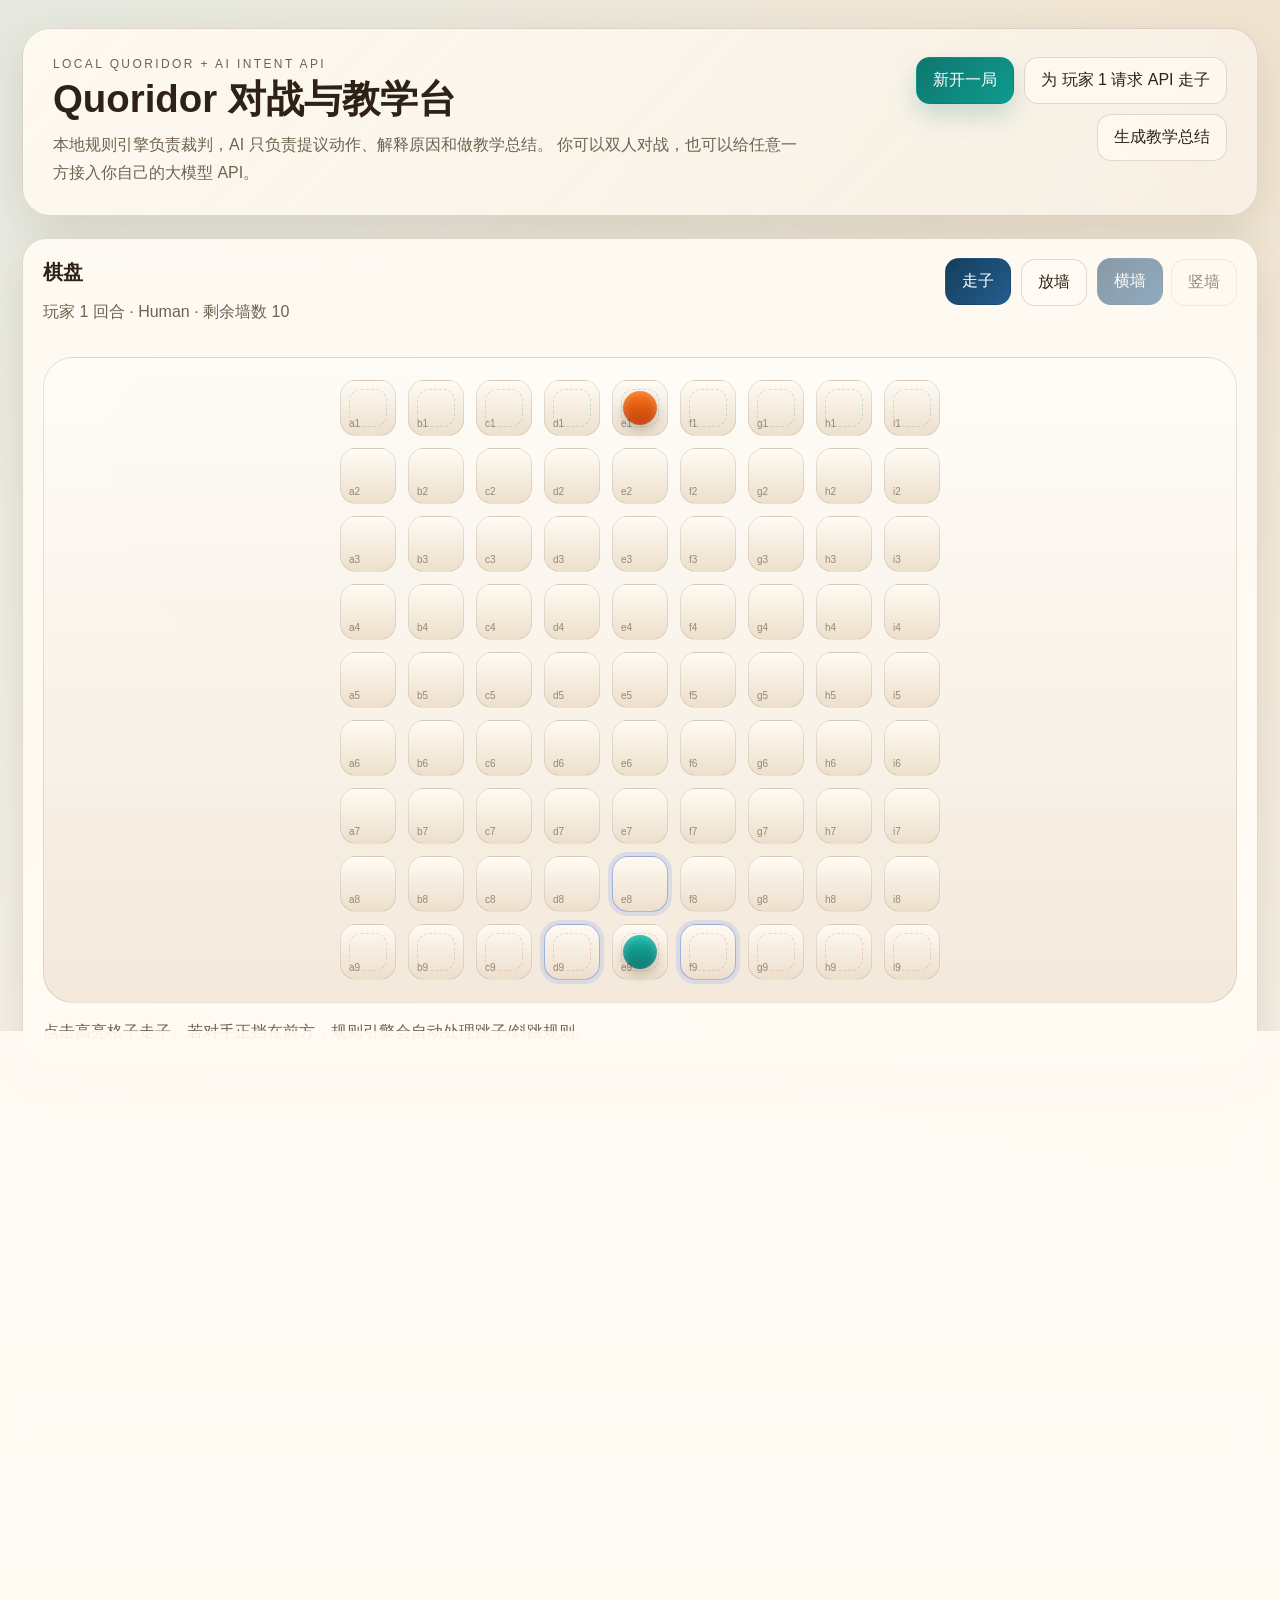
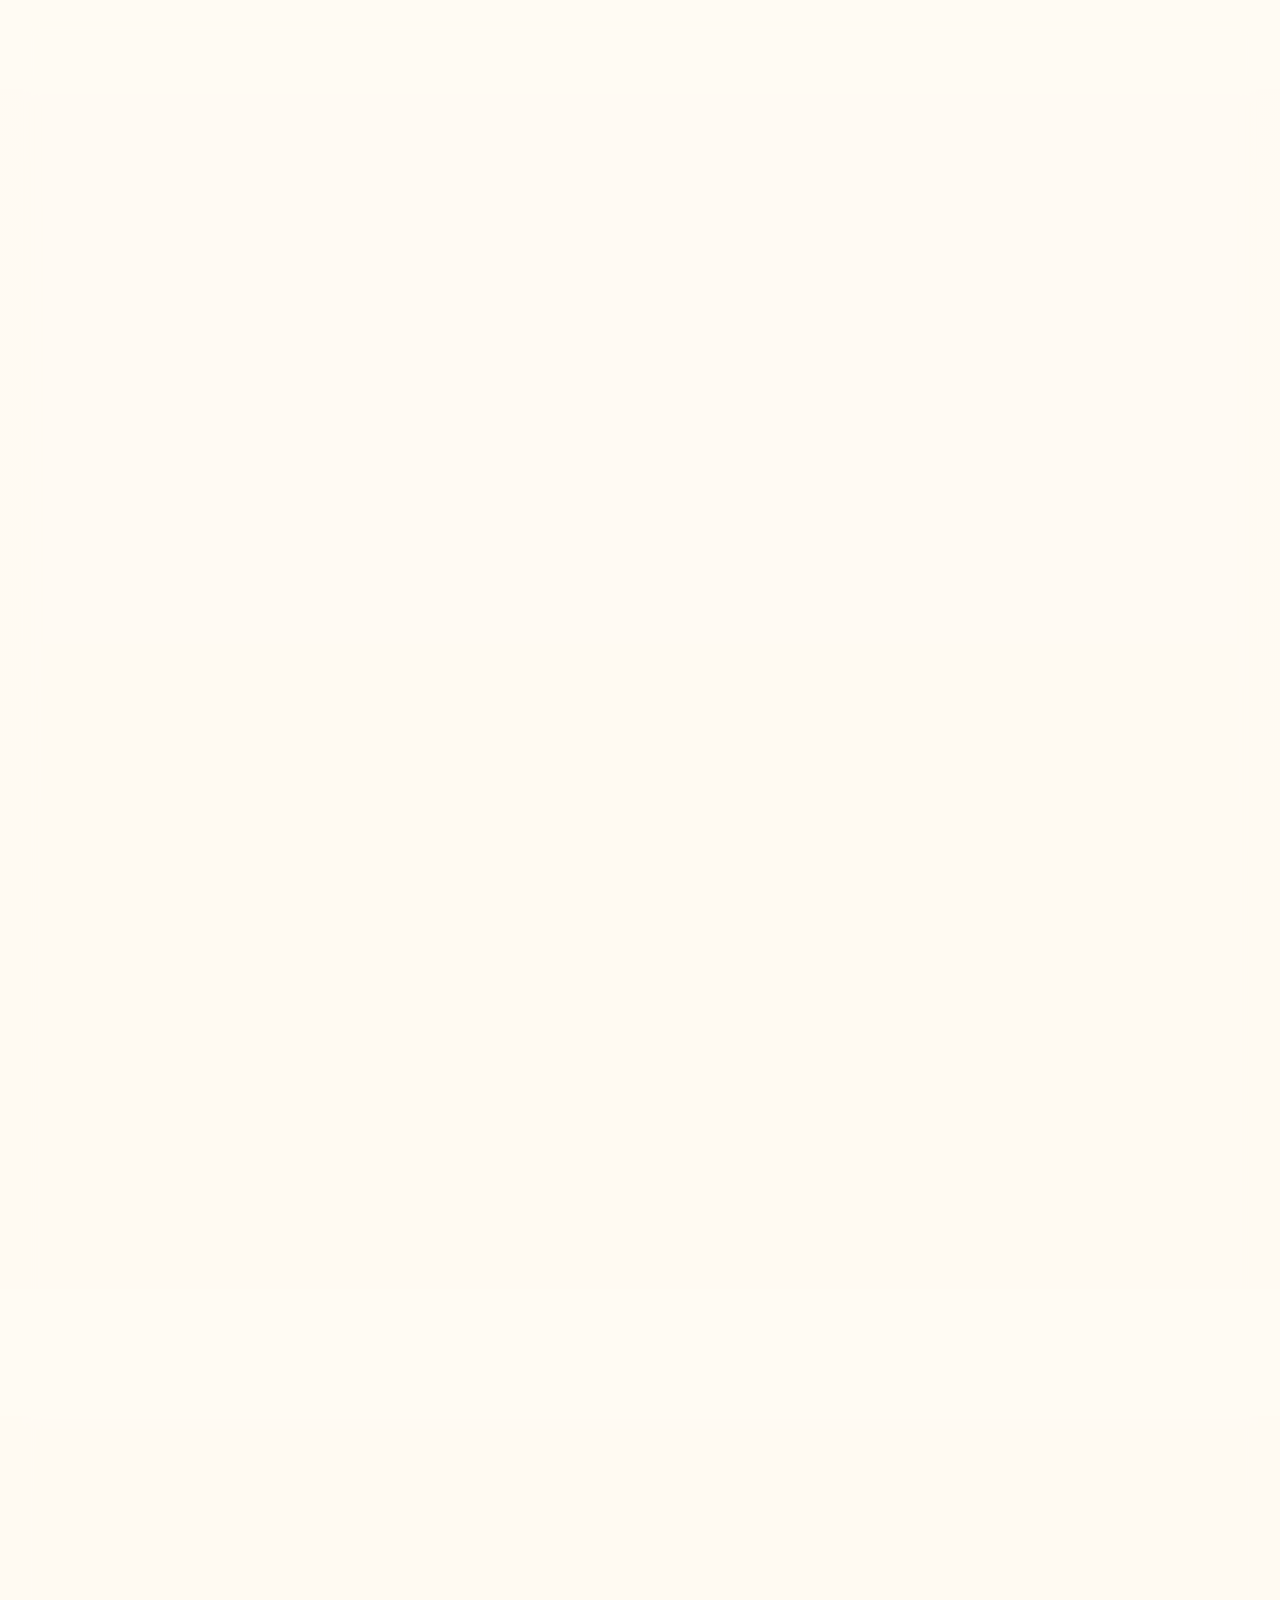
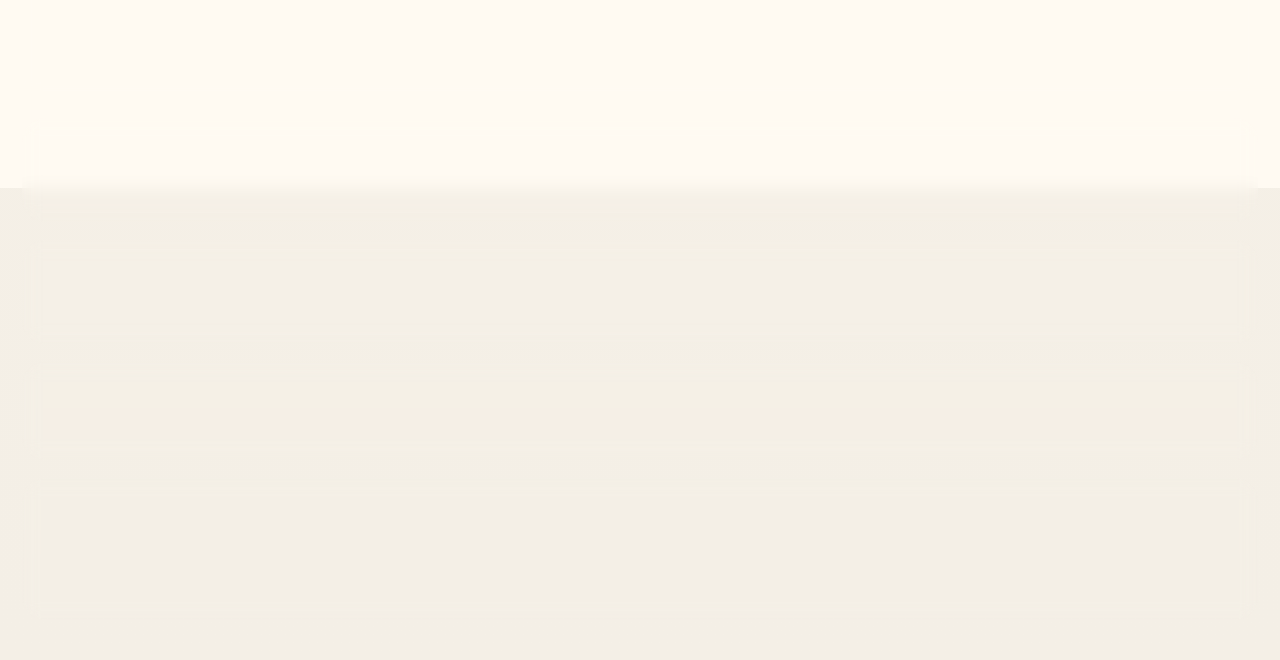
<file: quoridor/index.html>
<!DOCTYPE html>
<html lang="zh-CN">
<head>
  <meta charset="UTF-8">
  <meta name="viewport" content="width=device-width, initial-scale=1.0">
  <title>Quoridor Local Arena</title>
  <link rel="stylesheet" href="./styles.css">
</head>
<body>
  <div class="page-shell">
    <header class="hero">
      <div>
        <p class="eyebrow">Local Quoridor + AI Intent API</p>
        <h1>Quoridor 对战与教学台</h1>
        <p class="hero-copy">
          本地规则引擎负责裁判，AI 只负责提议动作、解释原因和做教学总结。
          你可以双人对战，也可以给任意一方接入你自己的大模型 API。
        </p>
      </div>
      <div class="hero-actions">
        <button id="new-game-btn" class="primary-btn">新开一局</button>
        <button id="request-ai-btn" class="secondary-btn">当前方请求 AI 走子</button>
        <button id="summary-btn" class="secondary-btn">生成教学总结</button>
      </div>
    </header>

    <main class="main-layout">
      <section class="board-panel card">
        <div class="board-panel-head">
          <div>
            <h2>棋盘</h2>
            <p id="turn-banner" class="muted"></p>
          </div>
          <div class="board-mode-controls">
            <button id="move-mode-btn" class="mode-btn active">走子</button>
            <button id="wall-mode-btn" class="mode-btn">放墙</button>
            <div id="wall-orientation-wrap" class="wall-orientation-wrap">
              <button id="wall-h-btn" class="mode-btn active">横墙</button>
              <button id="wall-v-btn" class="mode-btn">竖墙</button>
            </div>
          </div>
        </div>

        <div class="board-frame">
          <div id="board-stage" class="board-stage" aria-label="Quoridor board"></div>
        </div>

        <div id="board-hint" class="board-hint muted"></div>
      </section>

      <aside class="sidebar">
        <section class="card">
          <h2>对局状态</h2>
          <div id="status-grid" class="status-grid"></div>
        </section>

        <section class="card">
          <h2>玩家设置</h2>
          <div class="player-config-grid">
            <div class="player-config">
              <h3>玩家 1</h3>
              <label class="field-label" for="player1-type">控制方式</label>
              <select id="player1-type">
                <option value="human">Human</option>
                <option value="minimax">本地搜索 AI</option>
                <option value="api">API AI</option>
              </select>
            </div>
            <div class="player-config">
              <h3>玩家 2</h3>
              <label class="field-label" for="player2-type">控制方式</label>
              <select id="player2-type">
                <option value="human">Human</option>
                <option value="minimax">本地搜索 AI</option>
                <option value="api">API AI</option>
              </select>
            </div>
          </div>
        </section>

        <section class="card">
          <div class="section-title-row">
            <h2>AI 配置</h2>
            <span class="muted tiny">本地搜索 AI + MiniMax API / DeepSeek / OpenAI兼容</span>
          </div>

          <label class="field-label" for="api-provider">接口预设</label>
          <select id="api-provider">
            <option value="custom-openai">自定义 OpenAI 兼容</option>
            <option value="deepseek">DeepSeek</option>
            <option value="minimax-api">MiniMax API</option>
          </select>

          <label class="field-label" for="mcts-iterations">MCTS 迭代次数</label>
          <input id="mcts-iterations" type="number" min="40" max="4000" step="20" value="240">

          <label class="field-label" for="mcts-exploration">MCTS 探索系数</label>
          <input id="mcts-exploration" type="number" min="0.2" max="4" step="0.1" value="1.4">

          <label class="field-label" for="api-endpoint">API Endpoint</label>
          <input id="api-endpoint" type="text" placeholder="https://api.openai.com/v1/chat/completions">

          <label class="field-label" for="api-model">Model</label>
          <input id="api-model" type="text" placeholder="gpt-4.1-mini / 你的模型名">

          <label class="field-label" for="api-key">API Key</label>
          <input id="api-key" type="password" placeholder="sk-...">

          <label class="field-label" for="api-temperature">Temperature</label>
          <input id="api-temperature" type="number" min="0" max="2" step="0.1" value="0.3">

          <label class="field-label" for="api-retries">非法动作重试次数</label>
          <input id="api-retries" type="number" min="1" max="6" step="1" value="3">

          <label class="field-label" for="custom-headers">额外 Headers(JSON)</label>
          <textarea id="custom-headers" rows="3" placeholder='{"X-Org":"demo"}'></textarea>

          <label class="field-label" for="system-prompt">系统提示词补充</label>
          <textarea id="system-prompt" rows="6" placeholder="你可以补充棋风、教学风格、语言风格等要求。"></textarea>

          <div class="checkbox-row">
            <label><input id="auto-summary" type="checkbox" checked> 对局结束后自动生成教学总结</label>
          </div>

          <div class="config-actions">
            <button id="apply-provider-btn" class="secondary-btn">应用接口预设</button>
            <button id="save-config-btn" class="secondary-btn">保存配置</button>
            <button id="test-api-btn" class="secondary-btn">测试 API 连通</button>
          </div>
          <div id="api-health-panel" class="api-health-panel idle">
            <div class="api-health-head">
              <strong>连通性状态</strong>
              <span id="api-health-badge" class="api-health-badge">未测试</span>
            </div>
            <div id="api-health-text" class="api-health-text muted">
              请在填好 API Endpoint / Model / Key 后点“测试 API 连通”。
            </div>
          </div>
          <p class="muted tiny">
            如需接别的接口格式，可改 `app.js` 里的 `window.QuoridorAiApiAdapter` 扩展点。
          </p>
        </section>

        <section class="card">
          <div class="section-title-row">
            <h2>Second Brain</h2>
            <span id="knowledge-source" class="muted tiny">未加载</span>
          </div>
          <div id="knowledge-status" class="knowledge-status muted">
            尚未加载棋类方法论与经验卡。
          </div>
          <div id="knowledge-list" class="knowledge-list empty">
            当前局面还没有命中的 skill / 经验卡。
          </div>
        </section>

        <section class="card">
          <h2>本回合解释</h2>
          <div id="latest-explanation" class="explanation-panel empty">
            暂无解释。AI 下出一步后，这里会展示原因、教学提示和回合摘要。
          </div>
        </section>

        <section class="card">
          <h2>教学总结</h2>
          <div id="summary-panel" class="summary-panel empty">
            对局结束后可自动或手动生成总结。
          </div>
        </section>

        <section class="card">
          <h2>对局记录</h2>
          <div id="history-list" class="history-list"></div>
        </section>

        <section class="card">
          <h2>系统日志</h2>
          <div id="message-log" class="message-log"></div>
        </section>
      </aside>
    </main>
  </div>

  <script src="./app.js"></script>
</body>
</html>
</file>
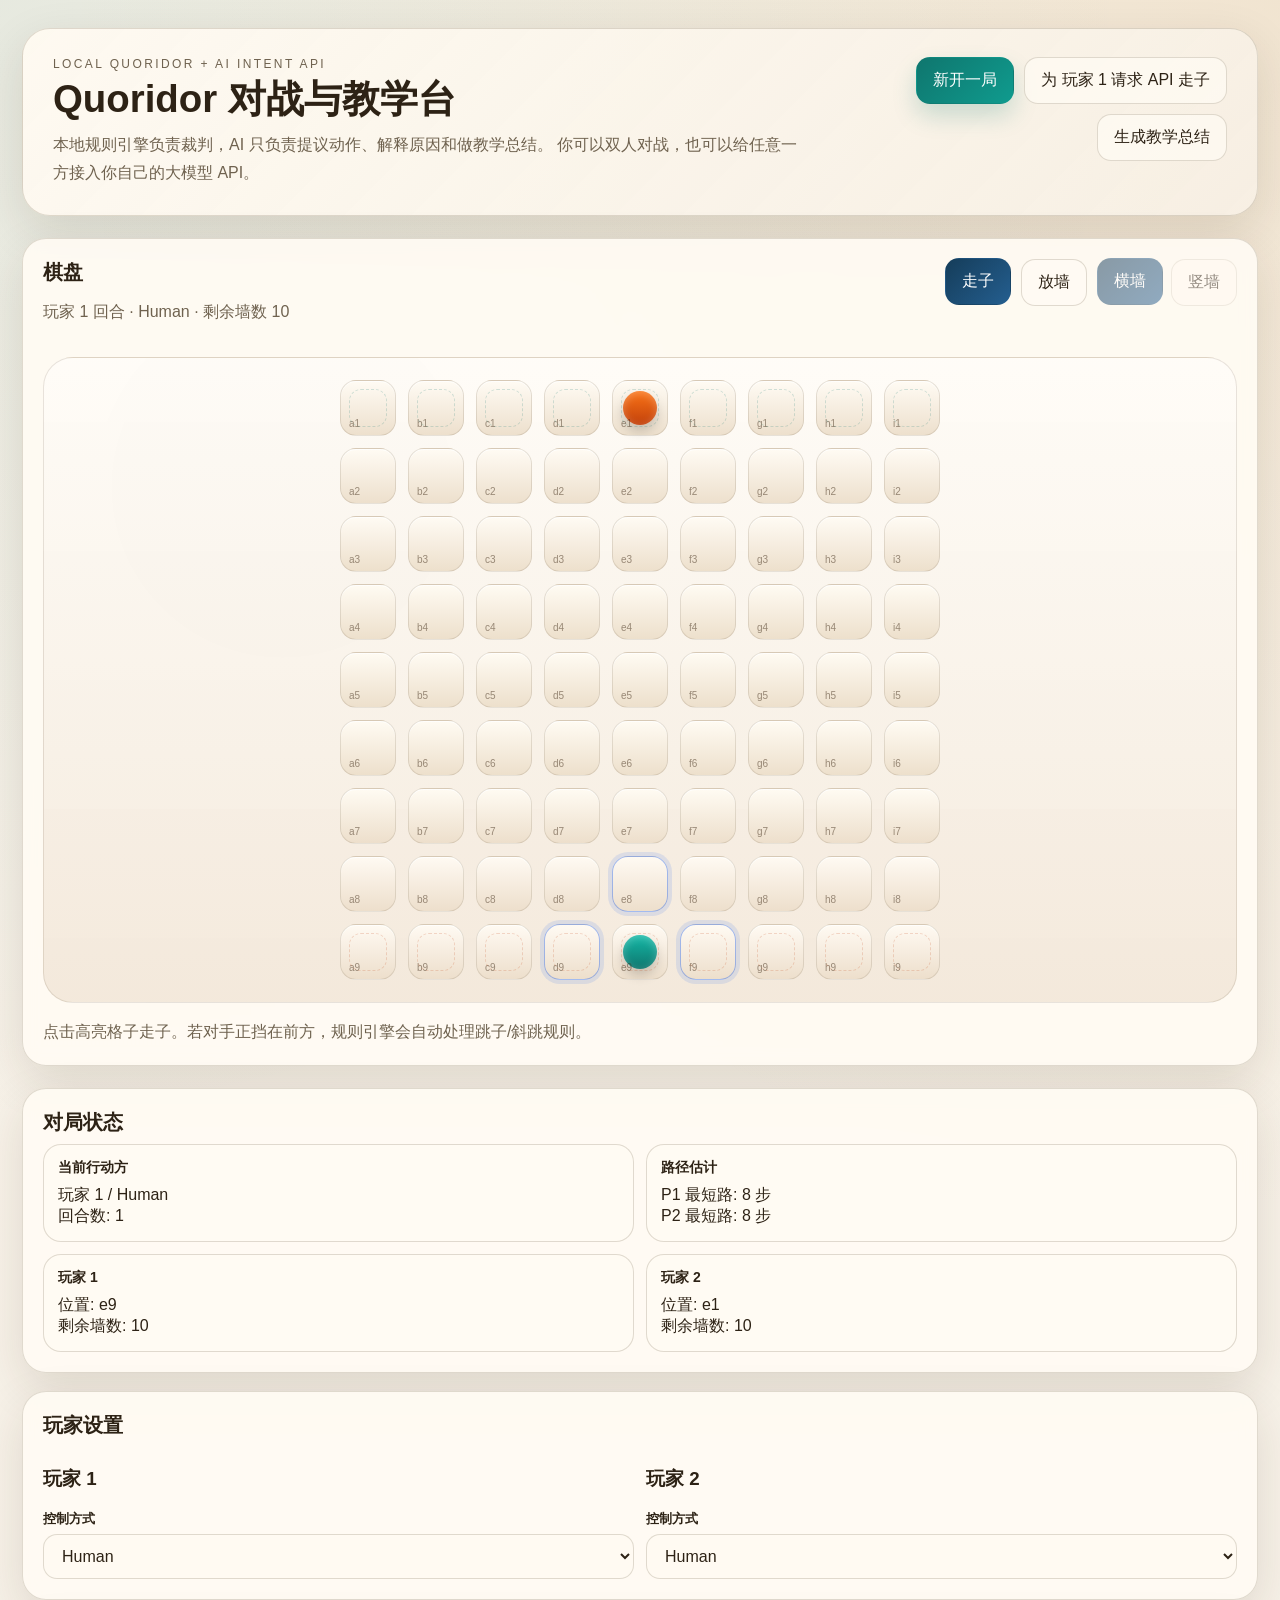
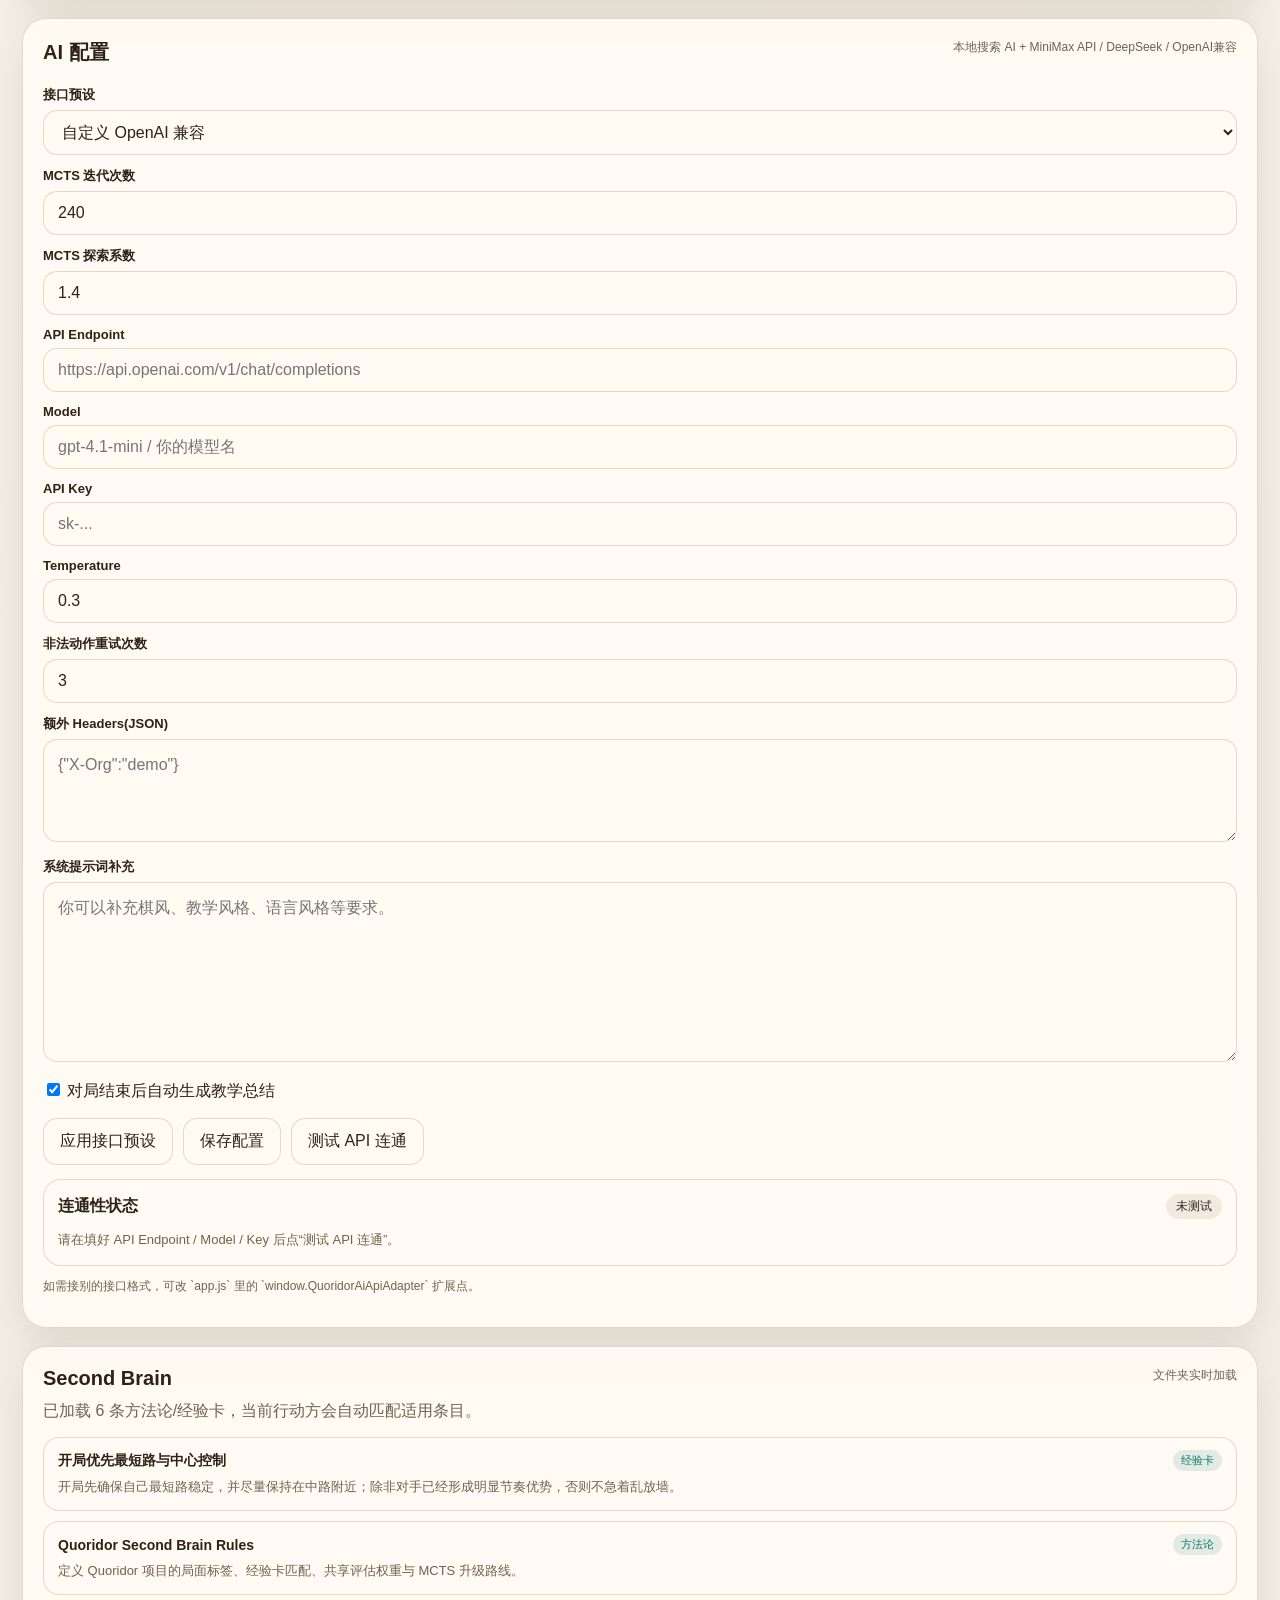
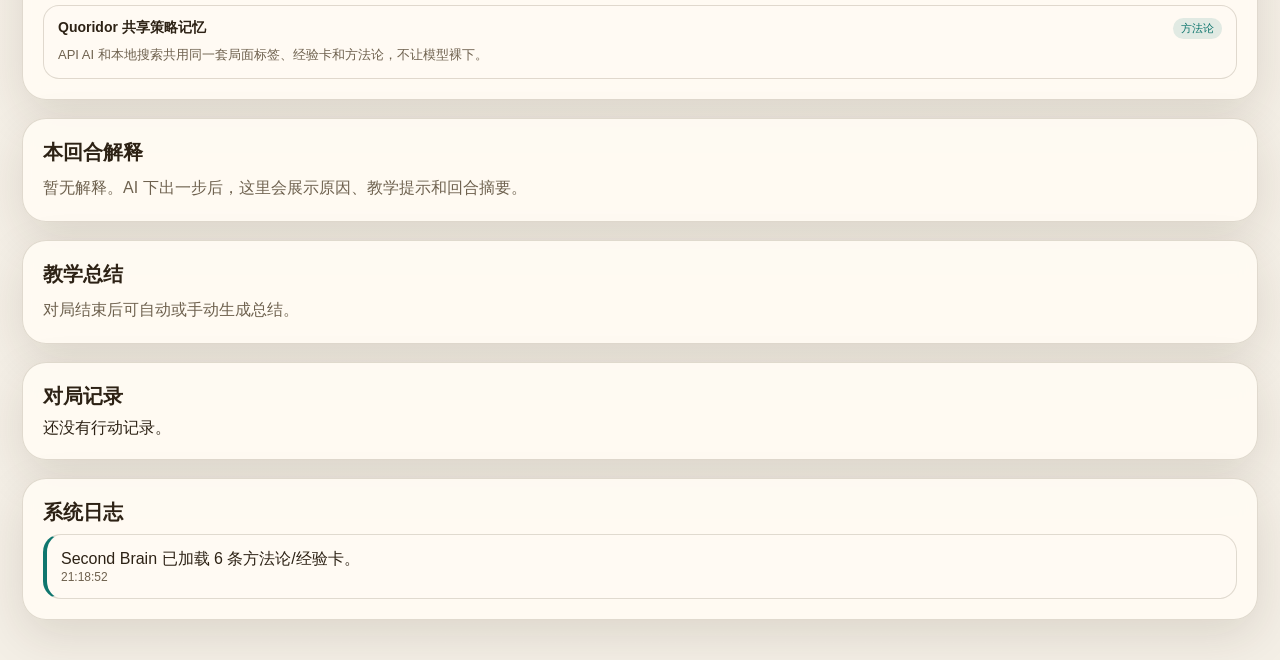
<file: quoridor稳定版/index.html>
<!DOCTYPE html>
<html lang="zh-CN">
<head>
  <meta charset="UTF-8">
  <meta name="viewport" content="width=device-width, initial-scale=1.0">
  <title>Quoridor Local Arena</title>
  <link rel="stylesheet" href="./styles.css">
</head>
<body>
  <div class="page-shell">
    <header class="hero">
      <div>
        <p class="eyebrow">Local Quoridor + AI Intent API</p>
        <h1>Quoridor 对战与教学台</h1>
        <p class="hero-copy">
          本地规则引擎负责裁判，AI 只负责提议动作、解释原因和做教学总结。
          你可以双人对战，也可以给任意一方接入你自己的大模型 API。
        </p>
      </div>
      <div class="hero-actions">
        <button id="new-game-btn" class="primary-btn">新开一局</button>
        <button id="request-ai-btn" class="secondary-btn">当前方请求 AI 走子</button>
        <button id="summary-btn" class="secondary-btn">生成教学总结</button>
      </div>
    </header>

    <main class="main-layout">
      <section class="board-panel card">
        <div class="board-panel-head">
          <div>
            <h2>棋盘</h2>
            <p id="turn-banner" class="muted"></p>
          </div>
          <div class="board-mode-controls">
            <button id="move-mode-btn" class="mode-btn active">走子</button>
            <button id="wall-mode-btn" class="mode-btn">放墙</button>
            <div id="wall-orientation-wrap" class="wall-orientation-wrap">
              <button id="wall-h-btn" class="mode-btn active">横墙</button>
              <button id="wall-v-btn" class="mode-btn">竖墙</button>
            </div>
          </div>
        </div>

        <div class="board-frame">
          <div id="board-stage" class="board-stage" aria-label="Quoridor board"></div>
        </div>

        <div id="board-hint" class="board-hint muted"></div>
      </section>

      <aside class="sidebar">
        <section class="card">
          <h2>对局状态</h2>
          <div id="status-grid" class="status-grid"></div>
        </section>

        <section class="card">
          <h2>玩家设置</h2>
          <div class="player-config-grid">
            <div class="player-config">
              <h3>玩家 1</h3>
              <label class="field-label" for="player1-type">控制方式</label>
              <select id="player1-type">
                <option value="human">Human</option>
                <option value="minimax">本地搜索 AI</option>
                <option value="hybrid">本地搜索 + API 解说</option>
                <option value="api">API AI</option>
              </select>
            </div>
            <div class="player-config">
              <h3>玩家 2</h3>
              <label class="field-label" for="player2-type">控制方式</label>
              <select id="player2-type">
                <option value="human">Human</option>
                <option value="minimax">本地搜索 AI</option>
                <option value="hybrid">本地搜索 + API 解说</option>
                <option value="api">API AI</option>
              </select>
            </div>
          </div>
        </section>

        <section class="card">
          <div class="section-title-row">
            <h2>AI 配置</h2>
            <span class="muted tiny">本地搜索 AI + MiniMax API / DeepSeek / OpenAI兼容</span>
          </div>

          <label class="field-label" for="api-provider">接口预设</label>
          <select id="api-provider">
            <option value="custom-openai">自定义 OpenAI 兼容</option>
            <option value="deepseek">DeepSeek</option>
            <option value="minimax-api">MiniMax API</option>
          </select>

          <label class="field-label" for="mcts-iterations">MCTS 迭代次数</label>
          <input id="mcts-iterations" type="number" min="40" max="4000" step="20" value="240">

          <label class="field-label" for="mcts-exploration">MCTS 探索系数</label>
          <input id="mcts-exploration" type="number" min="0.2" max="4" step="0.1" value="1.4">

          <label class="field-label" for="api-endpoint">API Endpoint</label>
          <input id="api-endpoint" type="text" placeholder="https://api.openai.com/v1/chat/completions">

          <label class="field-label" for="api-model">Model</label>
          <input id="api-model" type="text" placeholder="gpt-4.1-mini / 你的模型名">

          <label class="field-label" for="api-key">API Key</label>
          <input id="api-key" type="password" placeholder="sk-...">

          <label class="field-label" for="api-temperature">Temperature</label>
          <input id="api-temperature" type="number" min="0" max="2" step="0.1" value="0.3">

          <label class="field-label" for="api-retries">非法动作重试次数</label>
          <input id="api-retries" type="number" min="1" max="6" step="1" value="3">

          <label class="field-label" for="custom-headers">额外 Headers(JSON)</label>
          <textarea id="custom-headers" rows="3" placeholder='{"X-Org":"demo"}'></textarea>

          <label class="field-label" for="system-prompt">系统提示词补充</label>
          <textarea id="system-prompt" rows="6" placeholder="你可以补充棋风、教学风格、语言风格等要求。"></textarea>

          <div class="checkbox-row">
            <label><input id="auto-summary" type="checkbox" checked> 对局结束后自动生成教学总结</label>
          </div>

          <div class="config-actions">
            <button id="apply-provider-btn" class="secondary-btn">应用接口预设</button>
            <button id="save-config-btn" class="secondary-btn">保存配置</button>
            <button id="test-api-btn" class="secondary-btn">测试 API 连通</button>
          </div>
          <div id="api-health-panel" class="api-health-panel idle">
            <div class="api-health-head">
              <strong>连通性状态</strong>
              <span id="api-health-badge" class="api-health-badge">未测试</span>
            </div>
            <div id="api-health-text" class="api-health-text muted">
              请在填好 API Endpoint / Model / Key 后点“测试 API 连通”。
            </div>
          </div>
          <p class="muted tiny">
            如需接别的接口格式，可改 `app.js` 里的 `window.QuoridorAiApiAdapter` 扩展点。
          </p>
        </section>

        <section class="card">
          <div class="section-title-row">
            <h2>Second Brain</h2>
            <span id="knowledge-source" class="muted tiny">未加载</span>
          </div>
          <div id="knowledge-status" class="knowledge-status muted">
            尚未加载棋类方法论与经验卡。
          </div>
          <div id="knowledge-list" class="knowledge-list empty">
            当前局面还没有命中的 skill / 经验卡。
          </div>
        </section>

        <section class="card">
          <h2>本回合解释</h2>
          <div id="latest-explanation" class="explanation-panel empty">
            暂无解释。AI 下出一步后，这里会展示原因、教学提示和回合摘要。
          </div>
        </section>

        <section class="card">
          <h2>教学总结</h2>
          <div id="summary-panel" class="summary-panel empty">
            对局结束后可自动或手动生成总结。
          </div>
        </section>

        <section class="card">
          <h2>对局记录</h2>
          <div id="history-list" class="history-list"></div>
        </section>

        <section class="card">
          <h2>系统日志</h2>
          <div id="message-log" class="message-log"></div>
        </section>
      </aside>
    </main>
  </div>

  <script src="./app.js"></script>
</body>
</html>
</file>
<file: quoridor/styles.css>
:root {
  --bg: #f4efe6;
  --paper: #fffaf1;
  --card: rgba(255, 251, 243, 0.92);
  --line: rgba(66, 44, 18, 0.16);
  --text: #2d2215;
  --muted: #6f624f;
  --accent: #0f766e;
  --accent-soft: rgba(15, 118, 110, 0.12);
  --danger: #c2410c;
  --gold: #b7791f;
  --blue: #2563eb;
  --p1: #0f766e;
  --p2: #c2410c;
  --shadow: 0 16px 48px rgba(49, 31, 9, 0.12);
  --cell-size: 56px;
  --gap-size: 12px;
  --wall-radius: 8px;
  --board-padding: 22px;
}

* {
  box-sizing: border-box;
}

body {
  margin: 0;
  color: var(--text);
  font-family: "Noto Sans SC", "Source Han Sans SC", "PingFang SC", sans-serif;
  background:
    radial-gradient(circle at top left, rgba(15, 118, 110, 0.08), transparent 28%),
    radial-gradient(circle at top right, rgba(183, 121, 31, 0.12), transparent 30%),
    linear-gradient(180deg, #f9f3e9 0%, var(--bg) 100%);
}

.page-shell {
  max-width: 1680px;
  margin: 0 auto;
  padding: 28px 22px 40px;
}

.hero {
  display: flex;
  justify-content: space-between;
  gap: 24px;
  align-items: flex-start;
  padding: 28px 30px;
  border: 1px solid var(--line);
  border-radius: 28px;
  background: linear-gradient(135deg, rgba(255, 250, 241, 0.96), rgba(247, 240, 229, 0.88));
  box-shadow: var(--shadow);
}

.eyebrow {
  margin: 0 0 8px;
  font-size: 12px;
  letter-spacing: 0.2em;
  text-transform: uppercase;
  color: var(--muted);
}

.hero h1 {
  margin: 0;
  font-size: clamp(30px, 3vw, 48px);
  line-height: 1.05;
}

.hero-copy {
  max-width: 860px;
  margin: 12px 0 0;
  line-height: 1.75;
  color: var(--muted);
}

.hero-actions {
  display: flex;
  gap: 10px;
  flex-wrap: wrap;
  justify-content: flex-end;
  min-width: 280px;
}

.primary-btn,
.secondary-btn,
.mode-btn,
button,
select,
input,
textarea {
  font: inherit;
}

button {
  cursor: pointer;
}

.primary-btn,
.secondary-btn,
.mode-btn {
  border-radius: 14px;
  padding: 12px 16px;
  border: 1px solid transparent;
  transition: 0.2s ease;
}

.primary-btn {
  color: #fff;
  background: linear-gradient(135deg, var(--accent), #0f9b8e);
  box-shadow: 0 12px 24px rgba(15, 118, 110, 0.2);
}

.secondary-btn {
  color: var(--text);
  background: rgba(255, 251, 243, 0.75);
  border-color: var(--line);
}

.mode-btn {
  color: var(--text);
  background: rgba(255, 251, 243, 0.8);
  border-color: var(--line);
}

.mode-btn.active,
.secondary-btn:hover,
.primary-btn:hover {
  transform: translateY(-1px);
}

.mode-btn.active {
  color: #fff;
  background: linear-gradient(135deg, #153d5a, #245e8f);
  border-color: transparent;
}

.main-layout {
  display: grid;
  grid-template-columns: minmax(720px, 1fr) 420px;
  gap: 22px;
  margin-top: 22px;
}

.card {
  padding: 20px;
  border: 1px solid var(--line);
  border-radius: 24px;
  background: var(--card);
  box-shadow: var(--shadow);
  backdrop-filter: blur(8px);
}

.board-panel-head,
.section-title-row {
  display: flex;
  justify-content: space-between;
  align-items: flex-start;
  gap: 16px;
}

.board-panel h2,
.sidebar h2 {
  margin: 0 0 8px;
  font-size: 20px;
}

.muted {
  color: var(--muted);
}

.tiny {
  font-size: 12px;
}

.board-mode-controls {
  display: flex;
  gap: 10px;
  align-items: center;
  flex-wrap: wrap;
}

.wall-orientation-wrap {
  display: flex;
  gap: 8px;
}

.board-frame {
  margin-top: 18px;
  padding: var(--board-padding);
  border-radius: 30px;
  background:
    linear-gradient(180deg, rgba(255, 252, 247, 0.94), rgba(243, 233, 219, 0.96)),
    radial-gradient(circle at 20% 20%, rgba(15, 118, 110, 0.08), transparent 30%);
  border: 1px solid rgba(66, 44, 18, 0.12);
}

.board-stage {
  position: relative;
  margin: 0 auto;
  width: calc(var(--cell-size) * 9 + var(--gap-size) * 8);
  height: calc(var(--cell-size) * 9 + var(--gap-size) * 8);
}

.board-cell {
  position: absolute;
  width: var(--cell-size);
  height: var(--cell-size);
  border-radius: 16px;
  border: 1px solid rgba(62, 45, 18, 0.12);
  background:
    linear-gradient(180deg, rgba(255, 251, 243, 0.95), rgba(236, 222, 202, 0.95));
  box-shadow: inset 0 1px 0 rgba(255, 255, 255, 0.76);
  display: flex;
  align-items: center;
  justify-content: center;
  transition: transform 0.15s ease, box-shadow 0.15s ease, border-color 0.15s ease;
}

.board-cell.legal {
  border-color: rgba(37, 99, 235, 0.42);
  box-shadow: 0 0 0 4px rgba(37, 99, 235, 0.12);
}

.board-cell.legal:hover {
  transform: translateY(-1px);
}

.board-cell.goal-p1::after,
.board-cell.goal-p2::after {
  content: "";
  position: absolute;
  inset: 8px;
  border-radius: 12px;
  border: 1px dashed rgba(15, 118, 110, 0.18);
}

.board-cell.goal-p2::after {
  border-color: rgba(194, 65, 12, 0.18);
}

.cell-coord {
  position: absolute;
  left: 8px;
  bottom: 6px;
  font-size: 10px;
  color: rgba(64, 44, 23, 0.5);
}

.pawn {
  width: 34px;
  height: 34px;
  border-radius: 50%;
  box-shadow: inset 0 2px 8px rgba(255, 255, 255, 0.25), 0 6px 12px rgba(0, 0, 0, 0.18);
}

.pawn.p1 {
  background: linear-gradient(180deg, #14b8a6, #0f766e);
}

.pawn.p2 {
  background: linear-gradient(180deg, #f97316, #c2410c);
}

.wall-piece {
  position: absolute;
  border-radius: var(--wall-radius);
  background: linear-gradient(180deg, #69492a, #49311b);
  box-shadow: 0 6px 14px rgba(62, 41, 19, 0.25);
}

.wall-piece.vertical {
  width: var(--gap-size);
  height: calc(var(--cell-size) * 2 + var(--gap-size));
}

.wall-piece.horizontal {
  height: var(--gap-size);
  width: calc(var(--cell-size) * 2 + var(--gap-size));
}

.wall-anchor {
  position: absolute;
  border: none;
  border-radius: var(--wall-radius);
  background: rgba(37, 99, 235, 0.08);
  transition: background 0.15s ease, transform 0.15s ease;
}

.wall-anchor:hover {
  background: rgba(37, 99, 235, 0.18);
  transform: scale(1.02);
}

.wall-anchor.illegal {
  background: rgba(194, 65, 12, 0.1);
}

.wall-anchor.illegal:hover {
  background: rgba(194, 65, 12, 0.16);
}

.board-hint {
  margin-top: 16px;
  line-height: 1.6;
}

.sidebar {
  display: flex;
  flex-direction: column;
  gap: 18px;
}

.status-grid,
.player-config-grid {
  display: grid;
  gap: 12px;
}

.player-config-grid {
  grid-template-columns: 1fr 1fr;
}

.status-grid {
  grid-template-columns: 1fr 1fr;
}

.status-card {
  padding: 14px;
  border-radius: 18px;
  background: rgba(255, 251, 243, 0.86);
  border: 1px solid var(--line);
}

.status-card h3 {
  margin: 0 0 8px;
  font-size: 14px;
}

.field-label {
  display: block;
  margin: 12px 0 6px;
  font-size: 13px;
  font-weight: 600;
}

input[type="text"],
input[type="password"],
input[type="number"],
select,
textarea {
  width: 100%;
  padding: 12px 14px;
  border-radius: 14px;
  border: 1px solid var(--line);
  background: rgba(255, 251, 243, 0.96);
  color: var(--text);
}

textarea {
  resize: vertical;
  min-height: 90px;
  line-height: 1.6;
}

.checkbox-row {
  margin-top: 14px;
}

.config-actions {
  display: flex;
  gap: 10px;
  margin-top: 16px;
  flex-wrap: wrap;
}

.api-health-panel {
  margin-top: 14px;
  padding: 14px;
  border-radius: 18px;
  border: 1px solid var(--line);
  background: rgba(255, 251, 243, 0.84);
}

.api-health-panel.testing {
  border-color: rgba(37, 99, 235, 0.28);
  background: rgba(37, 99, 235, 0.08);
}

.api-health-panel.success {
  border-color: rgba(15, 118, 110, 0.26);
  background: rgba(15, 118, 110, 0.08);
}

.api-health-panel.error {
  border-color: rgba(194, 65, 12, 0.26);
  background: rgba(194, 65, 12, 0.08);
}

.api-health-head {
  display: flex;
  justify-content: space-between;
  align-items: center;
  gap: 10px;
}

.api-health-badge {
  display: inline-flex;
  align-items: center;
  padding: 4px 10px;
  border-radius: 999px;
  font-size: 12px;
  background: var(--background, rgba(66, 44, 18, 0.08));
  color: var(--text);
}

.api-health-text {
  margin-top: 10px;
  line-height: 1.7;
  font-size: 13px;
  white-space: pre-wrap;
}

.knowledge-status {
  line-height: 1.6;
  margin-bottom: 14px;
}

.knowledge-list {
  display: flex;
  flex-direction: column;
  gap: 10px;
}

.knowledge-list.empty {
  color: var(--muted);
  font-size: 14px;
}

.knowledge-card {
  padding: 12px 14px;
  border-radius: 16px;
  border: 1px solid var(--line);
  background: rgba(255, 251, 243, 0.84);
}

.knowledge-card-head {
  display: flex;
  justify-content: space-between;
  align-items: center;
  gap: 10px;
  margin-bottom: 6px;
}

.knowledge-card-head strong {
  font-size: 14px;
}

.knowledge-kind {
  display: inline-flex;
  align-items: center;
  padding: 3px 8px;
  border-radius: 999px;
  font-size: 11px;
  background: rgba(15, 118, 110, 0.12);
  color: var(--accent);
}

.knowledge-card p {
  margin: 0;
  line-height: 1.6;
  font-size: 13px;
  color: var(--muted);
}

.explanation-panel,
.summary-panel,
.message-log,
.history-list {
  display: flex;
  flex-direction: column;
  gap: 12px;
}

.explanation-panel.empty,
.summary-panel.empty {
  color: var(--muted);
  line-height: 1.7;
}

.explanation-block,
.summary-block,
.history-item,
.log-item {
  padding: 14px;
  border-radius: 18px;
  border: 1px solid var(--line);
  background: rgba(255, 251, 243, 0.82);
}

.history-item strong,
.summary-block strong,
.explanation-block strong {
  display: block;
  margin-bottom: 6px;
}

.history-meta,
.log-meta {
  font-size: 12px;
  color: var(--muted);
}

.log-item.info {
  border-left: 4px solid var(--blue);
}

.log-item.success {
  border-left: 4px solid var(--accent);
}

.log-item.warn {
  border-left: 4px solid var(--gold);
}

.log-item.error {
  border-left: 4px solid var(--danger);
}

.chip-row {
  display: flex;
  gap: 8px;
  flex-wrap: wrap;
  margin-top: 8px;
}

.chip {
  display: inline-flex;
  align-items: center;
  padding: 4px 8px;
  border-radius: 999px;
  font-size: 12px;
  background: var(--accent-soft);
  color: var(--accent);
}

@media (max-width: 1280px) {
  .main-layout {
    grid-template-columns: 1fr;
  }

  .sidebar {
    order: 2;
  }
}

@media (max-width: 900px) {
  :root {
    --cell-size: 42px;
    --gap-size: 10px;
    --board-padding: 16px;
  }

  .hero {
    flex-direction: column;
  }

  .hero-actions {
    width: 100%;
    justify-content: flex-start;
  }

  .player-config-grid,
  .status-grid {
    grid-template-columns: 1fr;
  }
}
</file>
<file: quoridor稳定版/styles.css>
:root {
  --bg: #f4efe6;
  --paper: #fffaf1;
  --card: rgba(255, 251, 243, 0.92);
  --line: rgba(66, 44, 18, 0.16);
  --text: #2d2215;
  --muted: #6f624f;
  --accent: #0f766e;
  --accent-soft: rgba(15, 118, 110, 0.12);
  --danger: #c2410c;
  --gold: #b7791f;
  --blue: #2563eb;
  --p1: #0f766e;
  --p2: #c2410c;
  --shadow: 0 16px 48px rgba(49, 31, 9, 0.12);
  --cell-size: 56px;
  --gap-size: 12px;
  --wall-radius: 8px;
  --board-padding: 22px;
}

* {
  box-sizing: border-box;
}

body {
  margin: 0;
  color: var(--text);
  font-family: "Noto Sans SC", "Source Han Sans SC", "PingFang SC", sans-serif;
  background:
    radial-gradient(circle at top left, rgba(15, 118, 110, 0.08), transparent 28%),
    radial-gradient(circle at top right, rgba(183, 121, 31, 0.12), transparent 30%),
    linear-gradient(180deg, #f9f3e9 0%, var(--bg) 100%);
}

.page-shell {
  max-width: 1680px;
  margin: 0 auto;
  padding: 28px 22px 40px;
}

.hero {
  display: flex;
  justify-content: space-between;
  gap: 24px;
  align-items: flex-start;
  padding: 28px 30px;
  border: 1px solid var(--line);
  border-radius: 28px;
  background: linear-gradient(135deg, rgba(255, 250, 241, 0.96), rgba(247, 240, 229, 0.88));
  box-shadow: var(--shadow);
}

.eyebrow {
  margin: 0 0 8px;
  font-size: 12px;
  letter-spacing: 0.2em;
  text-transform: uppercase;
  color: var(--muted);
}

.hero h1 {
  margin: 0;
  font-size: clamp(30px, 3vw, 48px);
  line-height: 1.05;
}

.hero-copy {
  max-width: 860px;
  margin: 12px 0 0;
  line-height: 1.75;
  color: var(--muted);
}

.hero-actions {
  display: flex;
  gap: 10px;
  flex-wrap: wrap;
  justify-content: flex-end;
  min-width: 280px;
}

.primary-btn,
.secondary-btn,
.mode-btn,
button,
select,
input,
textarea {
  font: inherit;
}

button {
  cursor: pointer;
}

.primary-btn,
.secondary-btn,
.mode-btn {
  border-radius: 14px;
  padding: 12px 16px;
  border: 1px solid transparent;
  transition: 0.2s ease;
}

.primary-btn {
  color: #fff;
  background: linear-gradient(135deg, var(--accent), #0f9b8e);
  box-shadow: 0 12px 24px rgba(15, 118, 110, 0.2);
}

.secondary-btn {
  color: var(--text);
  background: rgba(255, 251, 243, 0.75);
  border-color: var(--line);
}

.mode-btn {
  color: var(--text);
  background: rgba(255, 251, 243, 0.8);
  border-color: var(--line);
}

.mode-btn.active,
.secondary-btn:hover,
.primary-btn:hover {
  transform: translateY(-1px);
}

.mode-btn.active {
  color: #fff;
  background: linear-gradient(135deg, #153d5a, #245e8f);
  border-color: transparent;
}

.main-layout {
  display: grid;
  grid-template-columns: minmax(720px, 1fr) 420px;
  gap: 22px;
  margin-top: 22px;
}

.card {
  padding: 20px;
  border: 1px solid var(--line);
  border-radius: 24px;
  background: var(--card);
  box-shadow: var(--shadow);
  backdrop-filter: blur(8px);
}

.board-panel-head,
.section-title-row {
  display: flex;
  justify-content: space-between;
  align-items: flex-start;
  gap: 16px;
}

.board-panel h2,
.sidebar h2 {
  margin: 0 0 8px;
  font-size: 20px;
}

.muted {
  color: var(--muted);
}

.tiny {
  font-size: 12px;
}

.board-mode-controls {
  display: flex;
  gap: 10px;
  align-items: center;
  flex-wrap: wrap;
}

.wall-orientation-wrap {
  display: flex;
  gap: 8px;
}

.board-frame {
  margin-top: 18px;
  padding: var(--board-padding);
  border-radius: 30px;
  background:
    linear-gradient(180deg, rgba(255, 252, 247, 0.94), rgba(243, 233, 219, 0.96)),
    radial-gradient(circle at 20% 20%, rgba(15, 118, 110, 0.08), transparent 30%);
  border: 1px solid rgba(66, 44, 18, 0.12);
}

.board-stage {
  position: relative;
  margin: 0 auto;
  width: calc(var(--cell-size) * 9 + var(--gap-size) * 8);
  height: calc(var(--cell-size) * 9 + var(--gap-size) * 8);
}

.board-cell {
  position: absolute;
  width: var(--cell-size);
  height: var(--cell-size);
  border-radius: 16px;
  border: 1px solid rgba(62, 45, 18, 0.12);
  background:
    linear-gradient(180deg, rgba(255, 251, 243, 0.95), rgba(236, 222, 202, 0.95));
  box-shadow: inset 0 1px 0 rgba(255, 255, 255, 0.76);
  display: flex;
  align-items: center;
  justify-content: center;
  transition: transform 0.15s ease, box-shadow 0.15s ease, border-color 0.15s ease;
}

.board-cell.legal {
  border-color: rgba(37, 99, 235, 0.42);
  box-shadow: 0 0 0 4px rgba(37, 99, 235, 0.12);
}

.board-cell.legal:hover {
  transform: translateY(-1px);
}

.board-cell.goal-p1::after,
.board-cell.goal-p2::after {
  content: "";
  position: absolute;
  inset: 8px;
  border-radius: 12px;
  border: 1px dashed rgba(15, 118, 110, 0.18);
}

.board-cell.goal-p2::after {
  border-color: rgba(194, 65, 12, 0.18);
}

.cell-coord {
  position: absolute;
  left: 8px;
  bottom: 6px;
  font-size: 10px;
  color: rgba(64, 44, 23, 0.5);
}

.pawn {
  width: 34px;
  height: 34px;
  border-radius: 50%;
  box-shadow: inset 0 2px 8px rgba(255, 255, 255, 0.25), 0 6px 12px rgba(0, 0, 0, 0.18);
}

.pawn.p1 {
  background: linear-gradient(180deg, #14b8a6, #0f766e);
}

.pawn.p2 {
  background: linear-gradient(180deg, #f97316, #c2410c);
}

.wall-piece {
  position: absolute;
  border-radius: var(--wall-radius);
  background: linear-gradient(180deg, #69492a, #49311b);
  box-shadow: 0 6px 14px rgba(62, 41, 19, 0.25);
}

.wall-piece.vertical {
  width: var(--gap-size);
  height: calc(var(--cell-size) * 2 + var(--gap-size));
}

.wall-piece.horizontal {
  height: var(--gap-size);
  width: calc(var(--cell-size) * 2 + var(--gap-size));
}

.wall-anchor {
  position: absolute;
  border: none;
  border-radius: var(--wall-radius);
  background: rgba(37, 99, 235, 0.08);
  transition: background 0.15s ease, transform 0.15s ease;
}

.wall-anchor:hover {
  background: rgba(37, 99, 235, 0.18);
  transform: scale(1.02);
}

.wall-anchor.illegal {
  background: rgba(194, 65, 12, 0.1);
}

.wall-anchor.illegal:hover {
  background: rgba(194, 65, 12, 0.16);
}

.board-hint {
  margin-top: 16px;
  line-height: 1.6;
}

.sidebar {
  display: flex;
  flex-direction: column;
  gap: 18px;
}

.status-grid,
.player-config-grid {
  display: grid;
  gap: 12px;
}

.player-config-grid {
  grid-template-columns: 1fr 1fr;
}

.status-grid {
  grid-template-columns: 1fr 1fr;
}

.status-card {
  padding: 14px;
  border-radius: 18px;
  background: rgba(255, 251, 243, 0.86);
  border: 1px solid var(--line);
}

.status-card h3 {
  margin: 0 0 8px;
  font-size: 14px;
}

.field-label {
  display: block;
  margin: 12px 0 6px;
  font-size: 13px;
  font-weight: 600;
}

input[type="text"],
input[type="password"],
input[type="number"],
select,
textarea {
  width: 100%;
  padding: 12px 14px;
  border-radius: 14px;
  border: 1px solid var(--line);
  background: rgba(255, 251, 243, 0.96);
  color: var(--text);
}

textarea {
  resize: vertical;
  min-height: 90px;
  line-height: 1.6;
}

.checkbox-row {
  margin-top: 14px;
}

.config-actions {
  display: flex;
  gap: 10px;
  margin-top: 16px;
  flex-wrap: wrap;
}

.api-health-panel {
  margin-top: 14px;
  padding: 14px;
  border-radius: 18px;
  border: 1px solid var(--line);
  background: rgba(255, 251, 243, 0.84);
}

.api-health-panel.testing {
  border-color: rgba(37, 99, 235, 0.28);
  background: rgba(37, 99, 235, 0.08);
}

.api-health-panel.success {
  border-color: rgba(15, 118, 110, 0.26);
  background: rgba(15, 118, 110, 0.08);
}

.api-health-panel.error {
  border-color: rgba(194, 65, 12, 0.26);
  background: rgba(194, 65, 12, 0.08);
}

.api-health-head {
  display: flex;
  justify-content: space-between;
  align-items: center;
  gap: 10px;
}

.api-health-badge {
  display: inline-flex;
  align-items: center;
  padding: 4px 10px;
  border-radius: 999px;
  font-size: 12px;
  background: var(--background, rgba(66, 44, 18, 0.08));
  color: var(--text);
}

.api-health-text {
  margin-top: 10px;
  line-height: 1.7;
  font-size: 13px;
  white-space: pre-wrap;
}

.knowledge-status {
  line-height: 1.6;
  margin-bottom: 14px;
}

.knowledge-list {
  display: flex;
  flex-direction: column;
  gap: 10px;
}

.knowledge-list.empty {
  color: var(--muted);
  font-size: 14px;
}

.knowledge-card {
  padding: 12px 14px;
  border-radius: 16px;
  border: 1px solid var(--line);
  background: rgba(255, 251, 243, 0.84);
}

.knowledge-card-head {
  display: flex;
  justify-content: space-between;
  align-items: center;
  gap: 10px;
  margin-bottom: 6px;
}

.knowledge-card-head strong {
  font-size: 14px;
}

.knowledge-kind {
  display: inline-flex;
  align-items: center;
  padding: 3px 8px;
  border-radius: 999px;
  font-size: 11px;
  background: rgba(15, 118, 110, 0.12);
  color: var(--accent);
}

.knowledge-card p {
  margin: 0;
  line-height: 1.6;
  font-size: 13px;
  color: var(--muted);
}

.explanation-panel,
.summary-panel,
.message-log,
.history-list {
  display: flex;
  flex-direction: column;
  gap: 12px;
}

.explanation-panel.empty,
.summary-panel.empty {
  color: var(--muted);
  line-height: 1.7;
}

.explanation-block,
.summary-block,
.history-item,
.log-item {
  padding: 14px;
  border-radius: 18px;
  border: 1px solid var(--line);
  background: rgba(255, 251, 243, 0.82);
}

.history-item strong,
.summary-block strong,
.explanation-block strong {
  display: block;
  margin-bottom: 6px;
}

.history-meta,
.log-meta {
  font-size: 12px;
  color: var(--muted);
}

.log-item.info {
  border-left: 4px solid var(--blue);
}

.log-item.success {
  border-left: 4px solid var(--accent);
}

.log-item.warn {
  border-left: 4px solid var(--gold);
}

.log-item.error {
  border-left: 4px solid var(--danger);
}

.chip-row {
  display: flex;
  gap: 8px;
  flex-wrap: wrap;
  margin-top: 8px;
}

.chip {
  display: inline-flex;
  align-items: center;
  padding: 4px 8px;
  border-radius: 999px;
  font-size: 12px;
  background: var(--accent-soft);
  color: var(--accent);
}

@media (max-width: 1280px) {
  .main-layout {
    grid-template-columns: 1fr;
  }

  .sidebar {
    order: 2;
  }
}

@media (max-width: 900px) {
  :root {
    --cell-size: 42px;
    --gap-size: 10px;
    --board-padding: 16px;
  }

  .hero {
    flex-direction: column;
  }

  .hero-actions {
    width: 100%;
    justify-content: flex-start;
  }

  .player-config-grid,
  .status-grid {
    grid-template-columns: 1fr;
  }
}
</file>
